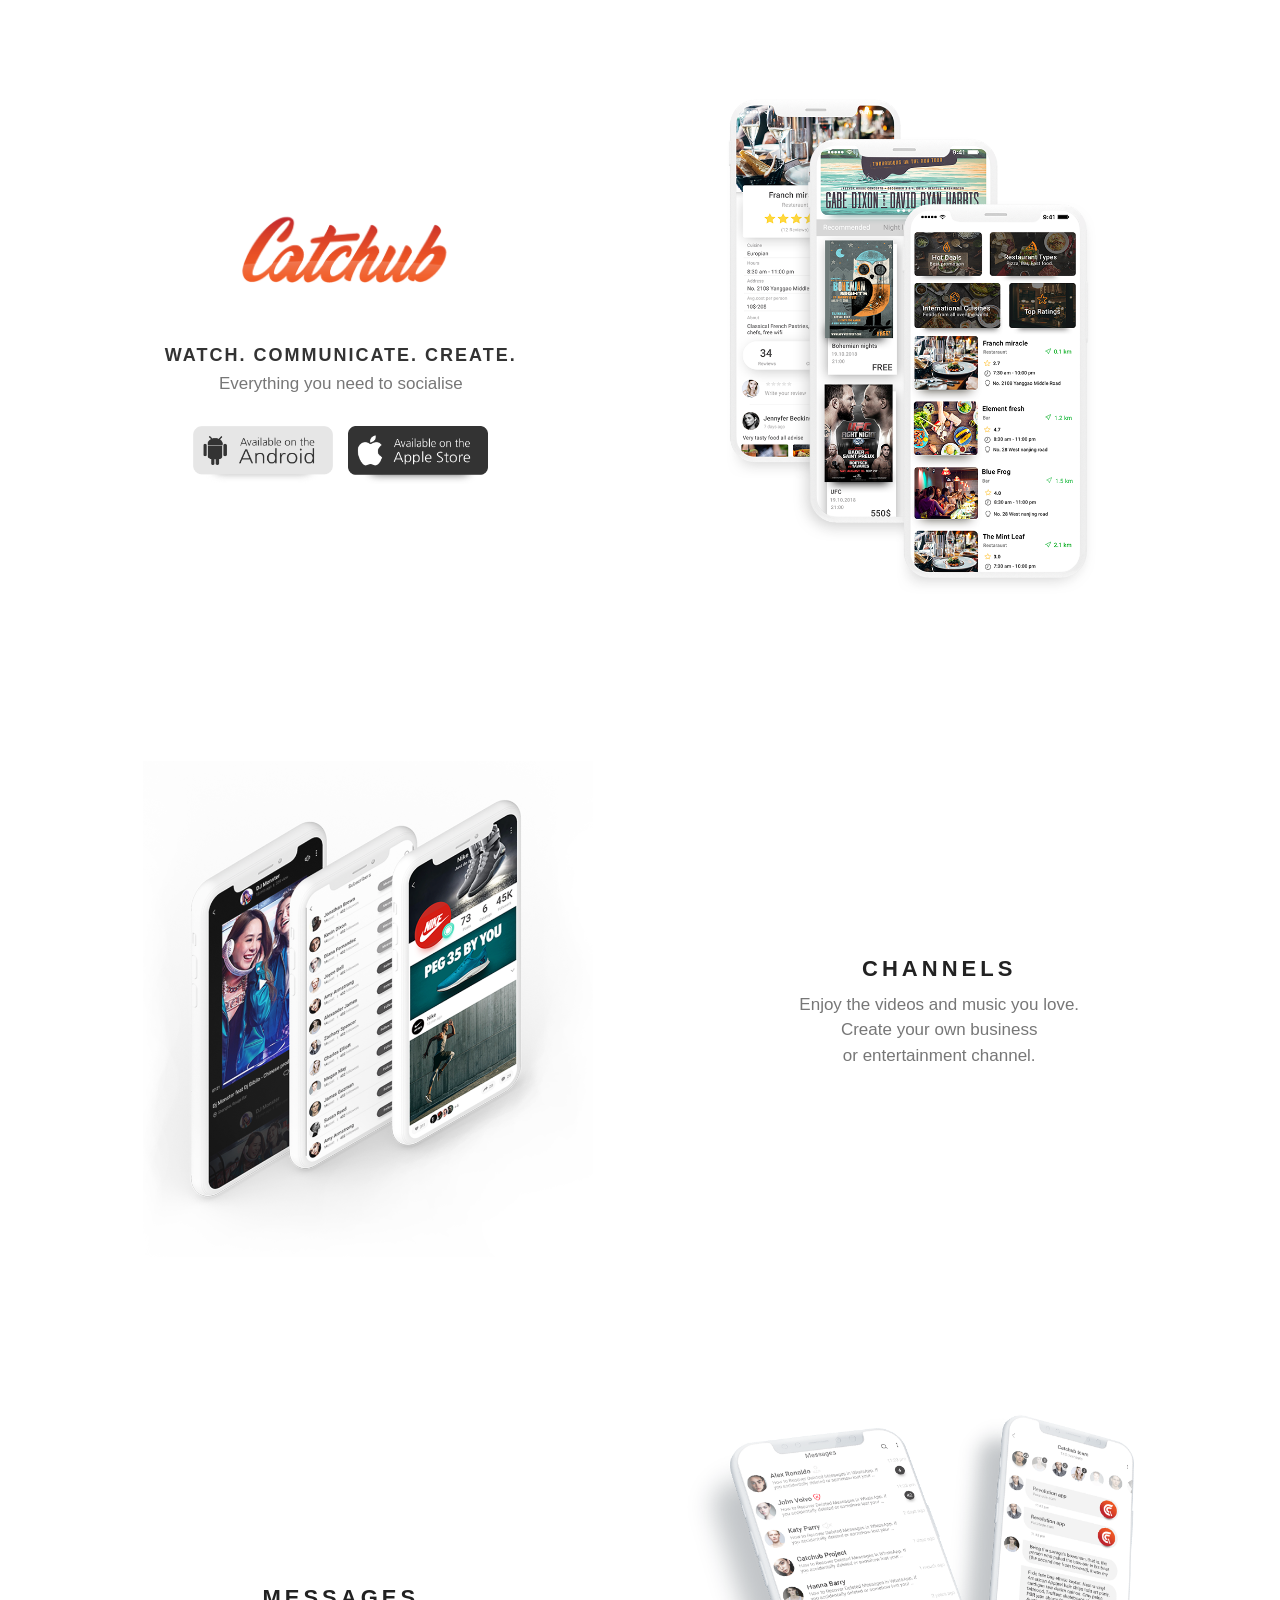
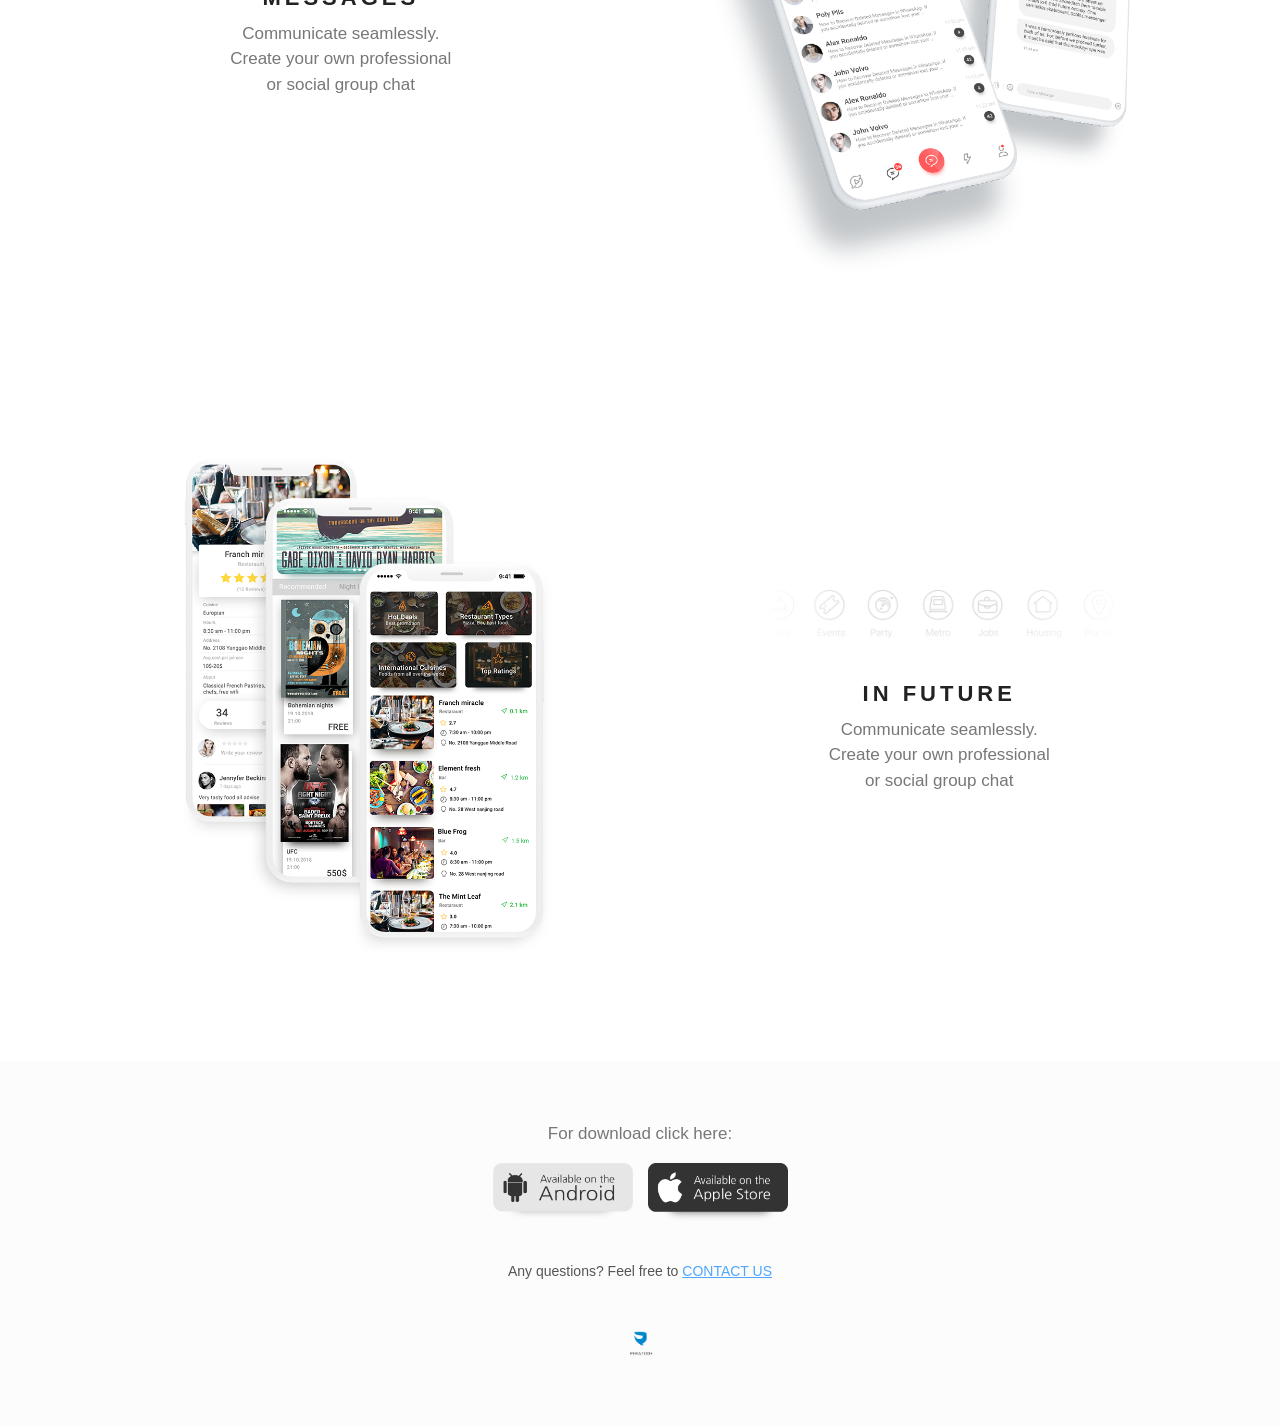
<file: Catchhub/index.html>
<!DOCTYPE html>
<html lang="en">
<head>
    <meta charset="UTF-8">
    <meta name="viewport" content="width=device-width, initial-scale=1.0">
    <title>Catchhub App</title>
    
    <style>
        body {
            font-family: Arial, Helvetica, sans-serif;
            margin: 0;
            padding: 0;
            background-color: #ffffff; 
            color: #444;
            overflow-x: hidden;
        }
  .container {
            width: 85%;
            max-width: 1100px;
            margin: 0 auto;
        }
            .section {
        display: flex;
            align-items: center;
            justify-content: space-between;
            padding: 60px 0;
            margin-bottom: 20px;
        }

        .text-box {
            width: 45%;
        }

        .image-box {
          width: 50%;
             text-align: center;
        }
        .text-center-box {
            text-align: center;
        }
        .text-left-box {
            text-align: left;
        }

 h2 {
            font-size: 22px;
            letter-spacing: 4px;
            color: #222;
            margin-bottom: 10px;
        }

        h3 {
            font-size: 18px;
            letter-spacing: 2px;
            color: #333;
            margin-top: 15px;
            margin-bottom: 5px;
        }

        p {
            font-size: 17px;
            color: #777;
            line-height: 1.5;
            margin-top: 0;
        }

  .main-logo {
            width: 250px;
            margin-bottom: 15px;
        }

        .screens-img {
            width: 100%; 
            max-width: 450px; 
        }

        .vector-icons {
            width: 100%;
            max-width: 350px;
            margin-bottom: 20px;
            opacity: 2;
        }

        .app-buttons {
            margin-top: 30px;
            display: flex;
            gap: 15px;
        }

        .store-btn {
            width: 140px;
            cursor: pointer;
        }
        .footer {
            text-align: center;
            padding: 60px 20px;
            background-color: #fcfcfc;
        }

        .footer-buttons {
            display: flex;
            justify-content: center;
            gap: 15px;
            margin-top: 15px;
            margin-bottom: 40px;
        }

        .contact-text {
            font-size: 14px;
            color: #555;
        }

        .contact-text a {
            color: #4da6ff;
        }

        .footer-icon {
            width: 35px;
            margin-top: 30px;
        }
    </style>
</head>
<body>

    <div class="container">
        
        <div class="section">
            <div class="text-box text-center-box">
                <img src="logo.png" alt="Catchhub Logo" class="main-logo">
                <h3>WATCH. COMMUNICATE. CREATE.</h3>
                <p>Everything you need to socialise</p>
                
                <div class="app-buttons" style="justify-content: center;">
                    <img src="play_store.png" alt="Android App Store" class="store-btn">
                    <img src="app_store.png" alt="Apple App Store" class="store-btn">
                </div>
       </div>
        <div class="image-box">
                <img src="for_screens.png" alt="Hero App Screens" class="screens-img">
            </div>
        </div>

        <div class="section">
            <div class="image-box">
                <img src="sec_screens.png" alt="Channels Screens" class="screens-img">
  </div>
            <div class="text-box text-center-box">
                <h2>CHANNELS</h2>
                <p>Enjoy the videos and music you love.<br>
                   Create your own business<br>
                   or entertainment channel.</p>
            </div>
        </div>
     <div class="section">
            <div class="text-box text-center-box">
                <h2>MESSAGES</h2>
                <p>Communicate seamlessly.<br>
                   Create your own professional<br>
                   or social group chat</p>
                      </div>
            <div class="image-box">
                <img src="thhh_screens.png" alt="Messages Screens" class="screens-img">
            </div>
        </div>

        <div class="section">
            <div class="image-box">
                <img src="for_screens.png" alt="Future Screens" class="screens-img">
            </div>
            <div class="text-box text-center-box">
                <img src="vectors.png" alt="Vector Icons" class="vector-icons">
                <h2>IN FUTURE</h2>
                <p>Communicate seamlessly.<br>
                   Create your own professional<br>
                   or social group chat</p>
            </div>
        </div>

    </div>

    <div class="footer">
        <p>For download click here:</p>
        <div class="footer-buttons">
            <img src="play_store.png" alt="Android App Store" class="store-btn">
            <img src="app_store.png" alt="Apple App Store" class="store-btn">
        </div>
        
        <p class="contact-text">Any questions? Feel free to <a href="#">CONTACT US</a></p>
        
        <img src="peratude.png" alt="Peratude Icon" class="footer-icon">
    </div>

</body>
</html>
</file>
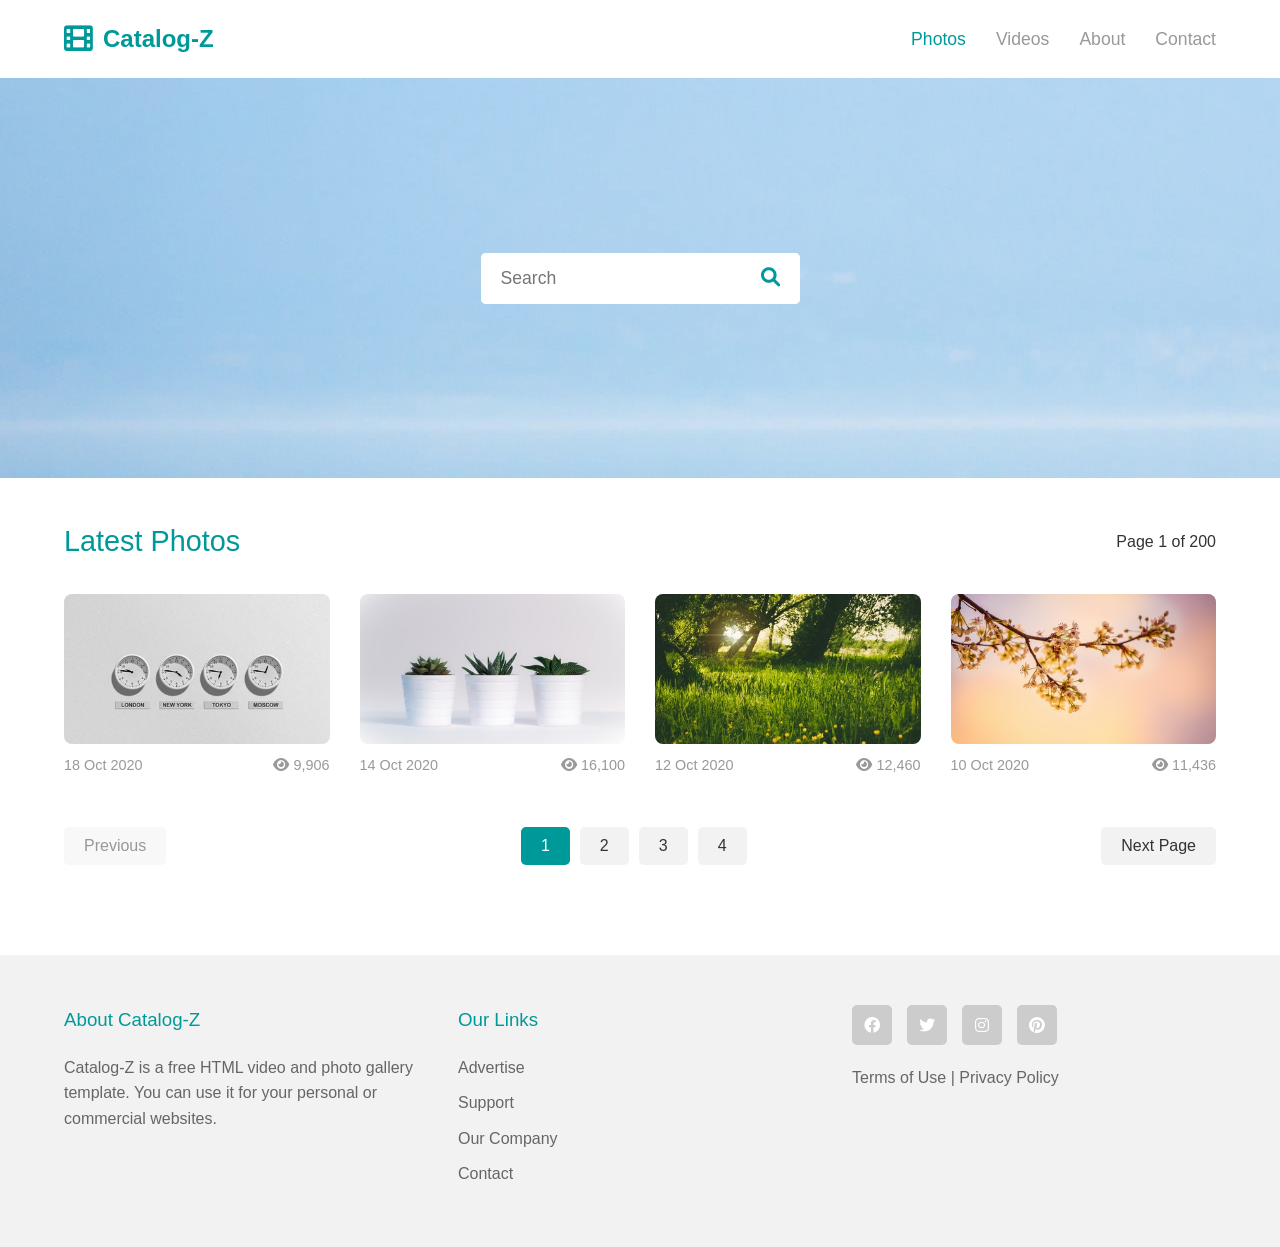
<file: Task#2/index.html>
<!DOCTYPE html>
<html lang="en">
<head>
    <meta charset="UTF-8">
    <meta name="viewport" content="width=device-width, initial-scale=1.0">
    <title>Catalog-Z Clone</title>
    <link rel="stylesheet" href="style.css">
    <link rel="stylesheet" href="https://cdnjs.cloudflare.com/ajax/libs/font-awesome/6.0.0/css/all.min.css">
</head>
<body>

    <nav class="navbar">
        <div class="nav-brand">
            <i class="fas fa-film"></i>
            <span>Catalog-Z</span>
        </div>
        <ul class="nav-links">
            <li><a href="#" class="active">Photos</a></li>
            <li><a href="#">Videos</a></li>
            <li><a href="#">About</a></li>
            <li><a href="#">Contact</a></li>
        </ul>
    </nav>

    <header class="hero">
        <div class="hero-content">
            <div class="search-container">
                <input type="text" placeholder="Search">
                <button type="submit"><i class="fas fa-search"></i></button>
            </div>
        </div>
    </header>

    <main class="container">
        <div class="section-header">
            <h2>Latest Photos</h2>
            <div class="pagination">
                <span>Page 1 of 200</span>
            </div>
        </div>

        <div class="gallery">
            <div class="gallery-item">
                <img src="clock.jpg" alt="Clock">
                <div class="item-info">
                    <span class="date">18 Oct 2020</span>
                    <span class="views"><i class="fas fa-eye"></i> 9,906</span>
                </div>
            </div>
            <div class="gallery-item">
                <img src="plant.jpg" alt="Plant">
                <div class="item-info">
                    <span class="date">14 Oct 2020</span>
                    <span class="views"><i class="fas fa-eye"></i> 16,100</span>
                </div>
            </div>
            <div class="gallery-item">
                <img src="morning.jpg" alt="Morning">
                <div class="item-info">
                    <span class="date">12 Oct 2020</span>
                    <span class="views"><i class="fas fa-eye"></i> 12,460</span>
                </div>
            </div>
             <div class="gallery-item">
                <img src="flowers.jpg" alt="Flowers">
                <div class="item-info">
                    <span class="date">10 Oct 2020</span>
                    <span class="views"><i class="fas fa-eye"></i> 11,436</span>
                </div>
            </div>
        </div>

        <div class="pagination-controls">
            <button class="btn btn-disabled">Previous</button>
            <div class="page-numbers">
                <button class="btn active">1</button>
                <button class="btn">2</button>
                <button class="btn">3</button>
                <button class="btn">4</button>
            </div>
            <button class="btn">Next Page</button>
        </div>
    </main>

    <footer class="footer">
        <div class="footer-container">
            <div class="footer-col">
                <h3>About Catalog-Z</h3>
                <p>Catalog-Z is a free HTML video and photo gallery template. You can use it for your personal or commercial websites.</p>
            </div>
            <div class="footer-col">
                <h3>Our Links</h3>
                <ul>
                    <li><a href="#">Advertise</a></li>
                    <li><a href="#">Support</a></li>
                    <li><a href="#">Our Company</a></li>
                    <li><a href="#">Contact</a></li>
                </ul>
            </div>
            <div class="footer-col social-col">
                <div class="social-icons">
                    <a href="#"><i class="fab fa-facebook"></i></a>
                    <a href="#"><i class="fab fa-twitter"></i></a>
                    <a href="#"><i class="fab fa-instagram"></i></a>
                    <a href="#"><i class="fab fa-pinterest"></i></a>
                </div>
                <p>Terms of Use | Privacy Policy</p>
            </div>
        </div>
    </footer>

</body>
</html>
</file>
<file: Task#2/style.css>
/* --- Global Styles & Reset --- */
* {
    margin: 0;
    padding: 0;
    box-sizing: border-box;
    font-family: 'Segoe UI', Tahoma, Geneva, Verdana, sans-serif;
}

body {
    background-color: #ffffff;
    color: #333333;
    line-height: 1.6;
}

a {
    text-decoration: none;
    color: #009999;
}

/* --- Navigation (Flexbox) --- */
.navbar {
    display: flex;
    justify-content: space-between;
    align-items: center;
    padding: 20px 5%;
    background-color: #ffffff;
}

.nav-brand {
    display: flex;
    align-items: center;
    font-size: 1.5rem;
    color: #009999;
    font-weight: bold;
}

.nav-brand i {
    margin-right: 10px;
    font-size: 1.8rem;
}

.nav-links {
    display: flex;
    list-style: none;
    gap: 30px;
}

.nav-links a {
    color: #999999;
    font-size: 1.1rem;
    transition: color 0.3s;
}

.nav-links a:hover, .nav-links a.active {
    color: #009999;
}

/* --- Hero Section (Flexbox) --- */
.hero {
    
    background-image: url(hero.jpg);
    height: 400px;
    display: flex;
    justify-content: center;
    align-items: center;
}

.search-container {
    display: flex;
    width: 100%;
    max-width: 600px;
    background: #ffffff;
    border-radius: 5px;
    overflow: hidden;
}

.search-container input {
    flex: 1;
    border: none;
    padding: 15px 20px;
    font-size: 1.1rem;
    outline: none;
}

.search-container button {
    background-color: #ffffff;
    border: none;
    padding: 0 20px;
    color: #009999;
    cursor: pointer;
    font-size: 1.2rem;
}

/* --- Main Content & Gallery (Flexbox) --- */
.container {
    padding: 40px 5%;
    max-width: 1400px;
    margin: 0 auto;
}

.section-header {
    display: flex;
    justify-content: space-between;
    align-items: center;
    margin-bottom: 30px;
}

.section-header h2 {
    color: #009999;
    font-size: 1.8rem;
    font-weight: normal;
}

.gallery {
    display: flex;
    flex-wrap: wrap;
    gap: 30px;
    justify-content: space-between;
}

.gallery-item {
    flex: 1 1 calc(25% - 30px); /* 4 columns minus the gap */
    min-width: 250px;
    display: flex;
    flex-direction: column;
}

.gallery-item img {
    width: 100%;
    height: auto;
    border-radius: 8px;
    object-fit: cover;
    margin-bottom: 10px;
}

.item-info {
    display: flex;
    justify-content: space-between;
    color: #999;
    font-size: 0.9rem;
}

/* --- Pagination (Flexbox) --- */
.pagination-controls {
    display: flex;
    justify-content: space-between;
    align-items: center;
    margin-top: 50px;
}

.page-numbers {
    display: flex;
    gap: 10px;
}

.btn {
    padding: 10px 20px;
    border: none;
    background-color: #f2f2f2;
    color: #333;
    border-radius: 5px;
    cursor: pointer;
    font-size: 1rem;
    transition: background 0.3s;
}

.btn:hover, .btn.active {
    background-color: #009999;
    color: white;
}

.btn-disabled {
    opacity: 0.5;
    cursor: not-allowed;
}

/* --- Footer (Flexbox) --- */
.footer {
    background-color: #f2f2f2;
    padding: 50px 5%;
    margin-top: 50px;
}

.footer-container {
    display: flex;
    flex-wrap: wrap;
    justify-content: space-between;
    max-width: 1400px;
    margin: 0 auto;
    gap: 30px;
}

.footer-col {
    flex: 1 1 250px;
}

.footer-col h3 {
    color: #009999;
    margin-bottom: 20px;
    font-weight: normal;
}

.footer-col p {
    color: #666;
}

.footer-col ul {
    list-style: none;
}

.footer-col ul li {
    margin-bottom: 10px;
}

.footer-col ul li a {
    color: #666;
}

.footer-col ul li a:hover {
    color: #009999;
}

.social-col {
    display: flex;
    flex-direction: column;
    align-items: flex-start;
}

.social-icons {
    display: flex;
    gap: 15px;
    margin-bottom: 20px;
}

.social-icons a {
    color: #ffffff;
    background-color: #cccccc;
    width: 40px;
    height: 40px;
    display: flex;
    justify-content: center;
    align-items: center;
    border-radius: 5px;
    transition: background 0.3s;
}

.social-icons a:hover {
    background-color: #009999;
}

/* --- Responsive Design --- */
@media (max-width: 768px) {
    .navbar {
        flex-direction: column;
        gap: 15px;
    }
    
    .gallery-item {
        flex: 1 1 calc(50% - 30px); /* 2 columns on tablet */
    }

    .footer-container {
        flex-direction: column;
    }
}

@media (max-width: 480px) {
    .gallery-item {
        flex: 1 1 100%; /* 1 column on mobile */
    }
    
    .pagination-controls {
        flex-direction: column;
        gap: 20px;
    }
}
</file>
